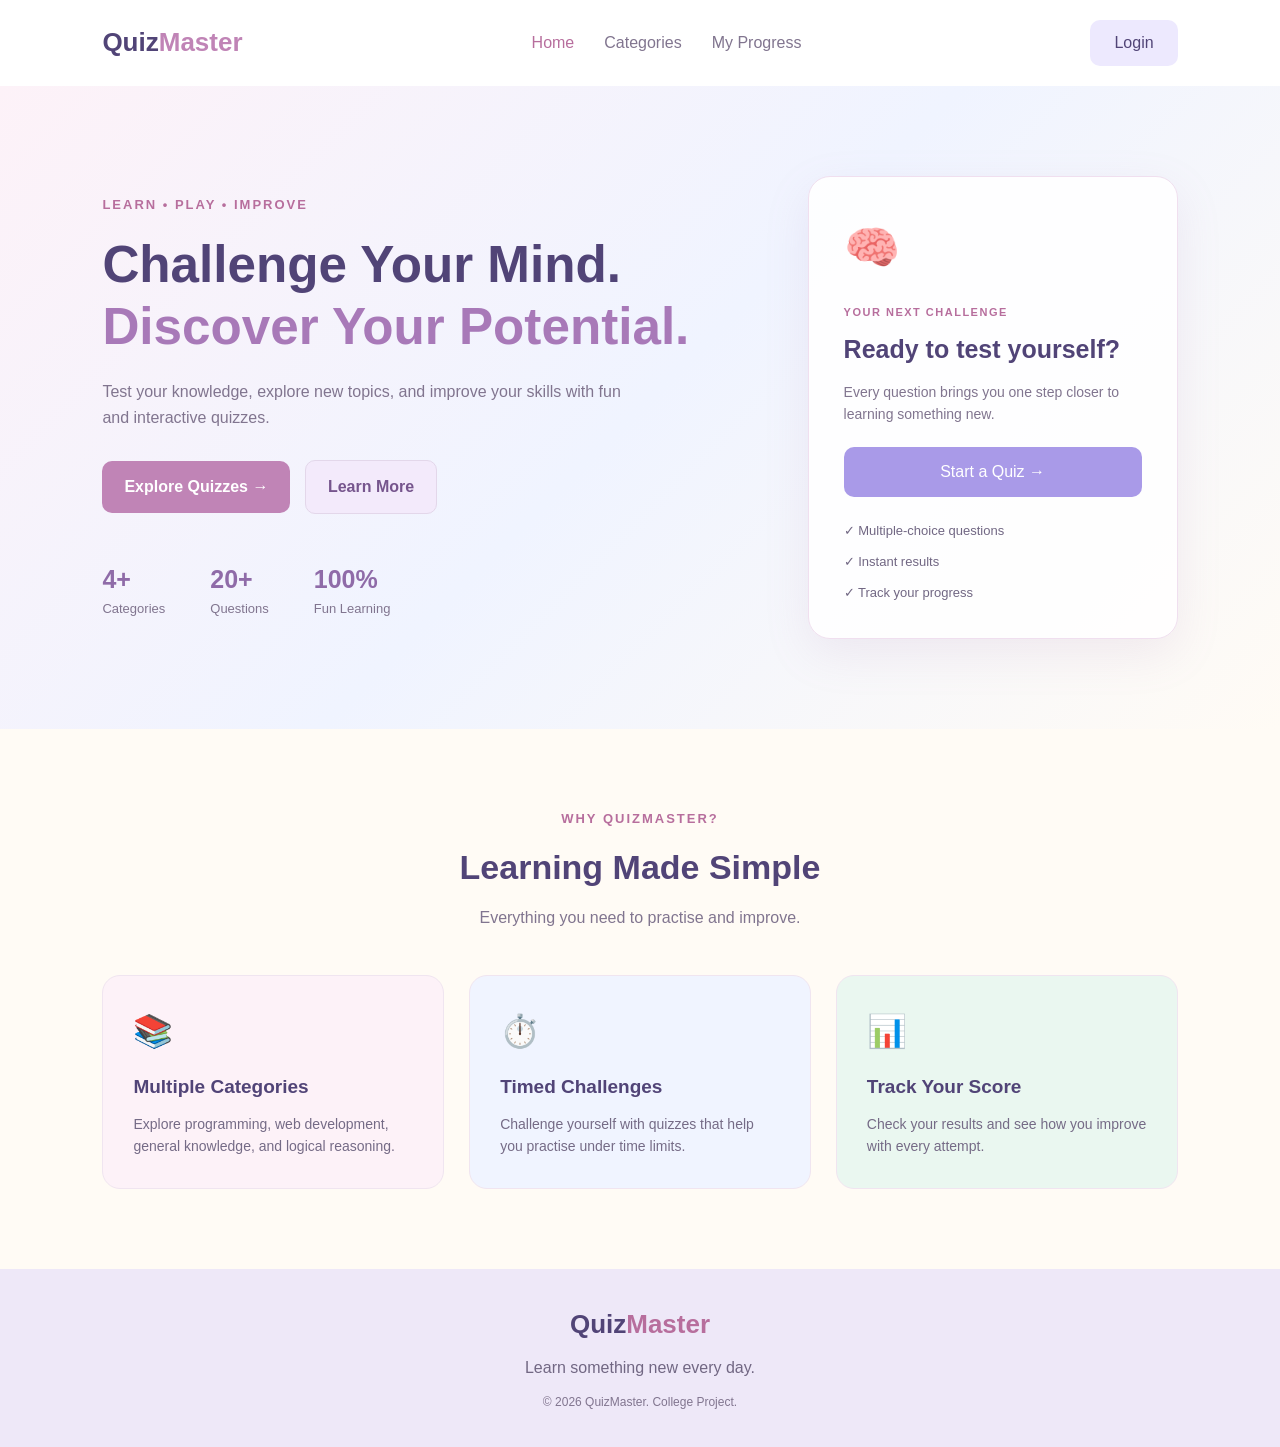
<file: index.html>
<!DOCTYPE html>
<html lang="en">
<head>
    <meta charset="UTF-8">
    <meta name="viewport" content="width=device-width, initial-scale=1.0">
    <title>QuizMaster | Home</title>
    <link rel="stylesheet" href="css/style.css">
</head>
<body>

    <header>
        <nav class="navbar">
            <a href="index.html" class="logo">Quiz<span>Master</span></a>

            <div class="nav-links">
                <a href="index.html" class="active">Home</a>
                <a href="categories.html">Categories</a>
                <a href="progress.html">My Progress</a>
            </div>

            <a href="login.html" class="login-btn">Login</a>
        </nav>
    </header>

    <main>
        <section class="hero">
            <div class="hero-content">
                <p class="tagline">LEARN • PLAY • IMPROVE</p>

                <h1>Challenge Your Mind.<br>
                    <span>Discover Your Potential.</span>
                </h1>

                <p class="hero-description">
                    Test your knowledge, explore new topics, and
                    improve your skills with fun and interactive quizzes.
                </p>

                <a href="categories.html" class="primary-btn">
                    Explore Quizzes →
                </a>

                <a href="#features" class="secondary-btn">
                    Learn More
                </a>

                <div class="stats">
                    <div>
                        <h2>4+</h2>
                        <p>Categories</p>
                    </div>

                    <div>
                        <h2>20+</h2>
                        <p>Questions</p>
                    </div>

                    <div>
                        <h2>100%</h2>
                        <p>Fun Learning</p>
                    </div>
                </div>
            </div>

            <div class="hero-card">
                <div class="quiz-icon">🧠</div>
                <p class="card-label">YOUR NEXT CHALLENGE</p>
                <h2>Ready to test yourself?</h2>
                <p>Every question brings you one step closer to learning something new.</p>

                <a href="categories.html" class="card-btn">
                    Start a Quiz →
                </a>

                <div class="mini-info">
                    <span>✓ Multiple-choice questions</span>
                    <span>✓ Instant results</span>
                    <span>✓ Track your progress</span>
                </div>
            </div>
        </section>

        <section class="features" id="features">
            <div class="section-heading">
                <p class="tagline">WHY QUIZMASTER?</p>
                <h2>Learning Made Simple</h2>
                <p>Everything you need to practise and improve.</p>
            </div>

            <div class="feature-grid">
                <div class="feature-card">
                    <div class="feature-icon">📚</div>
                    <h3>Multiple Categories</h3>
                    <p>Explore programming, web development, general knowledge, and logical reasoning.</p>
                </div>

                <div class="feature-card">
                    <div class="feature-icon">⏱️</div>
                    <h3>Timed Challenges</h3>
                    <p>Challenge yourself with quizzes that help you practise under time limits.</p>
                </div>

                <div class="feature-card">
                    <div class="feature-icon">📊</div>
                    <h3>Track Your Score</h3>
                    <p>Check your results and see how you improve with every attempt.</p>
                </div>
            </div>
        </section>
    </main>

    <footer>
        <a href="index.html" class="logo">Quiz<span>Master</span></a>
        <p>Learn something new every day.</p>
        <p class="copyright">© 2026 QuizMaster. College Project.</p>
    </footer>

</body>
</html>
</file>
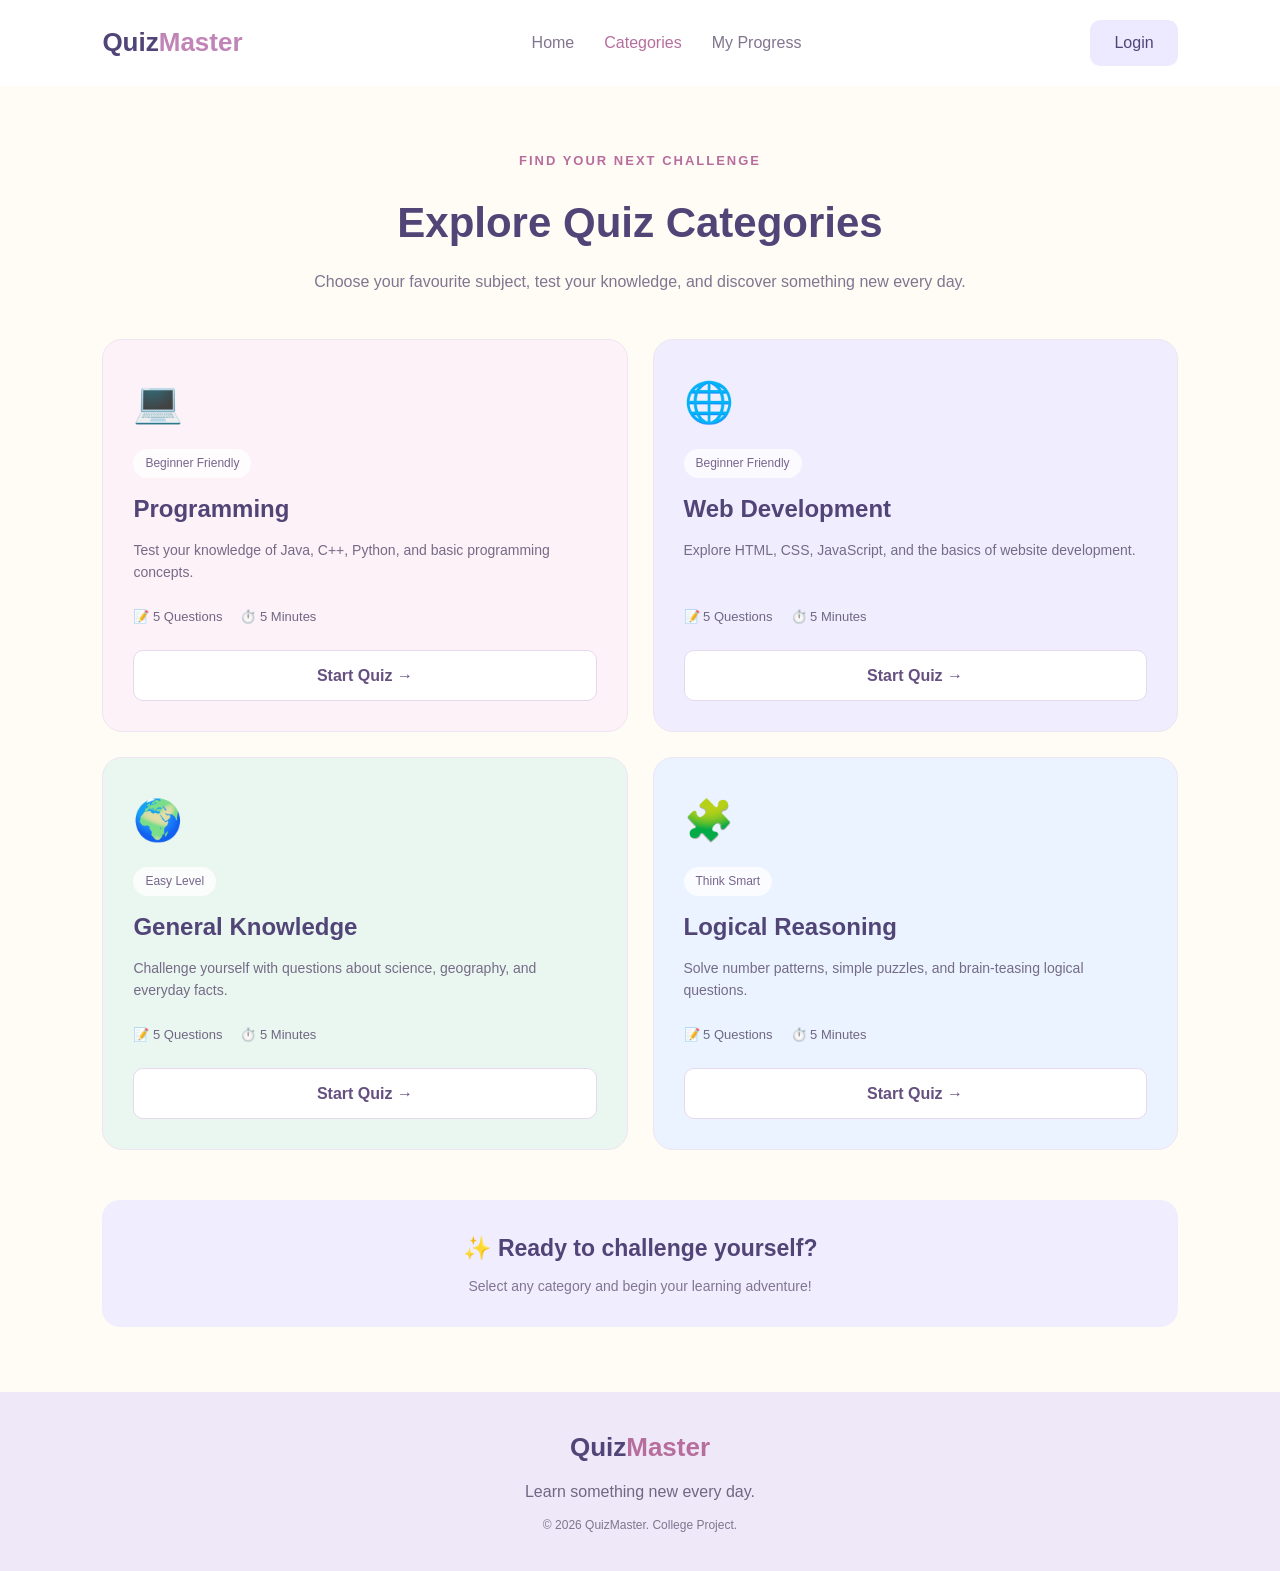
<file: categories.html>
<!DOCTYPE html>
<html lang="en">
<head>
    <meta charset="UTF-8">
    <meta name="viewport" content="width=device-width, initial-scale=1.0">
    <title>QuizMaster | Categories</title>
    <link rel="stylesheet" href="css/style.css">
</head>
<body>

    <!-- Navigation -->
    <header>
        <nav class="navbar">
            <a href="index.html" class="logo">Quiz<span>Master</span></a>

            <div class="nav-links">
                <a href="index.html">Home</a>
                <a href="categories.html" class="active">Categories</a>
                <a href="progress.html">My Progress</a>
            </div>

            <a href="login.html" class="login-btn">Login</a>
        </nav>
    </header>

    <!-- Categories Section -->
    <main class="categories-page">

        <section class="categories-heading">
            <p class="tagline">FIND YOUR NEXT CHALLENGE</p>

            <h1>Explore Quiz Categories</h1>

            <p>
                Choose your favourite subject, test your knowledge,
                and discover something new every day.
            </p>
        </section>

        <!-- Quiz Cards -->
        <section class="categories-grid">

            <div class="category-card pink-card">
                <div class="category-icon">💻</div>
                <span class="category-level">Beginner Friendly</span>
                <h2>Programming</h2>
                <p>
                    Test your knowledge of Java, C++, Python,
                    and basic programming concepts.
                </p>

                <div class="category-details">
                    <span>📝 5 Questions</span>
                    <span>⏱️ 5 Minutes</span>
                </div>

                <a href="instructions.html?category=Programming"
                   class="category-btn">
                    Start Quiz →
                </a>
            </div>

            <div class="category-card lavender-card">
                <div class="category-icon">🌐</div>
                <span class="category-level">Beginner Friendly</span>
                <h2>Web Development</h2>
                <p>
                    Explore HTML, CSS, JavaScript, and
                    the basics of website development.
                </p>

                <div class="category-details">
                    <span>📝 5 Questions</span>
                    <span>⏱️ 5 Minutes</span>
                </div>

                <a href="instructions.html?category=Web%20Development"
                   class="category-btn">
                    Start Quiz →
                </a>
            </div>

            <div class="category-card mint-card">
                <div class="category-icon">🌍</div>
                <span class="category-level">Easy Level</span>
                <h2>General Knowledge</h2>
                <p>
                    Challenge yourself with questions about
                    science, geography, and everyday facts.
                </p>

                <div class="category-details">
                    <span>📝 5 Questions</span>
                    <span>⏱️ 5 Minutes</span>
                </div>

                <a href="instructions.html?category=General%20Knowledge"
                   class="category-btn">
                    Start Quiz →
                </a>
            </div>

            <div class="category-card blue-card">
                <div class="category-icon">🧩</div>
                <span class="category-level">Think Smart</span>
                <h2>Logical Reasoning</h2>
                <p>
                    Solve number patterns, simple puzzles,
                    and brain-teasing logical questions.
                </p>

                <div class="category-details">
                    <span>📝 5 Questions</span>
                    <span>⏱️ 5 Minutes</span>
                </div>

                <a href="instructions.html?category=Logical%20Reasoning"
                   class="category-btn">
                    Start Quiz →
                </a>
            </div>

        </section>

        <section class="categories-note">
            <h2>✨ Ready to challenge yourself?</h2>
            <p>Select any category and begin your learning adventure!</p>
        </section>

    </main>

    <!-- Footer -->
    <footer>
        <a href="index.html" class="logo">Quiz<span>Master</span></a>
        <p>Learn something new every day.</p>
        <p class="copyright">© 2026 QuizMaster. College Project.</p>
    </footer>

</body>
</html>
</file>
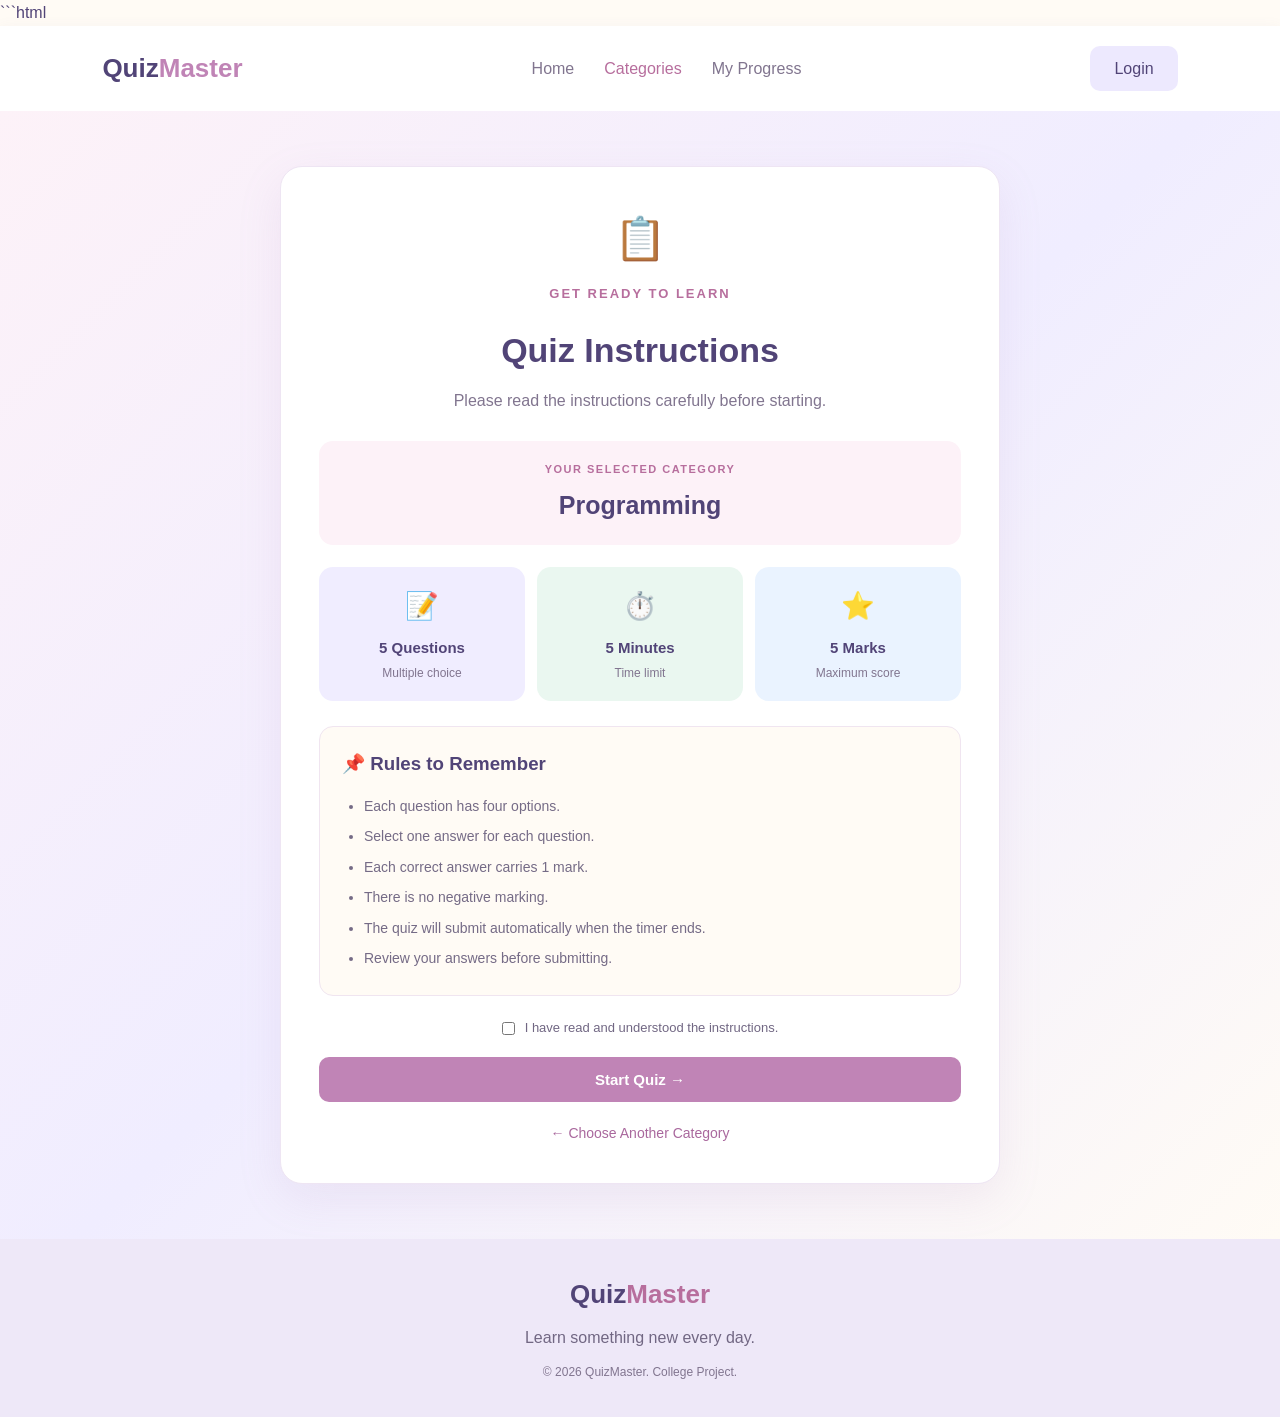
<file: instructions.html>
```html
<!DOCTYPE html>
<html lang="en">
<head>
    <meta charset="UTF-8">
    <meta name="viewport" content="width=device-width, initial-scale=1.0">
    <title>QuizMaster | Instructions</title>
    <link rel="stylesheet" href="css/style.css">
</head>
<body>

    <header>
        <nav class="navbar">
            <a href="index.html" class="logo">Quiz<span>Master</span></a>

            <div class="nav-links">
                <a href="index.html">Home</a>
                <a href="categories.html" class="active">Categories</a>
                <a href="progress.html">My Progress</a>
            </div>

            <a href="login.html" class="login-btn">Login</a>
        </nav>
    </header>

    <main class="instructions-page">

        <section class="instructions-card">

            <div class="instructions-icon">📋</div>

            <p class="tagline">GET READY TO LEARN</p>

            <h1>Quiz Instructions</h1>

            <p class="instructions-description">
                Please read the instructions carefully before starting.
            </p>

            <div class="selected-category">
                <p>YOUR SELECTED CATEGORY</p>
                <h2 id="categoryName">Programming</h2>
            </div>

            <div class="quiz-info-grid">

                <div class="quiz-info-box">
                    <span>📝</span>
                    <h3>5 Questions</h3>
                    <p>Multiple choice</p>
                </div>

                <div class="quiz-info-box">
                    <span>⏱️</span>
                    <h3>5 Minutes</h3>
                    <p>Time limit</p>
                </div>

                <div class="quiz-info-box">
                    <span>⭐</span>
                    <h3>5 Marks</h3>
                    <p>Maximum score</p>
                </div>

            </div>

            <div class="rules-box">
                <h3>📌 Rules to Remember</h3>

                <ul>
                    <li>Each question has four options.</li>
                    <li>Select one answer for each question.</li>
                    <li>Each correct answer carries 1 mark.</li>
                    <li>There is no negative marking.</li>
                    <li>The quiz will submit automatically when the timer ends.</li>
                    <li>Review your answers before submitting.</li>
                </ul>
            </div>

            <label class="agreement">
                <input type="checkbox" id="agreeCheckbox">
                <span>I have read and understood the instructions.</span>
            </label>

            <p id="instructionMessage"></p>

            <button id="startQuizBtn" class="start-quiz-btn">
                Start Quiz →
            </button>

            <a href="categories.html" class="back-categories">
                ← Choose Another Category
            </a>

        </section>

    </main>

    <footer>
        <a href="index.html" class="logo">Quiz<span>Master</span></a>
        <p>Learn something new every day.</p>
        <p class="copyright">© 2026 QuizMaster. College Project.</p>
    </footer>

    <script>
        // Get the selected category from the URL
        const params = new URLSearchParams(window.location.search);

        const category = params.get("category") || "Programming";

        document.getElementById("categoryName").textContent = category;

        const agreeCheckbox = document.getElementById("agreeCheckbox");
        const startQuizBtn = document.getElementById("startQuizBtn");
        const instructionMessage = document.getElementById("instructionMessage");

        // Start the quiz only after agreement
        startQuizBtn.addEventListener("click", function () {

            if (!agreeCheckbox.checked) {
                instructionMessage.textContent =
                    "Please accept the instructions before continuing.";
                instructionMessage.style.color = "#C24168";
                return;
            }

            // Remember the selected category
            localStorage.setItem("selectedQuizCategory", category);

            // Open the quiz page
            window.location.href = "quiz.html";
        });
    </script>

</body>
</html>
</file>
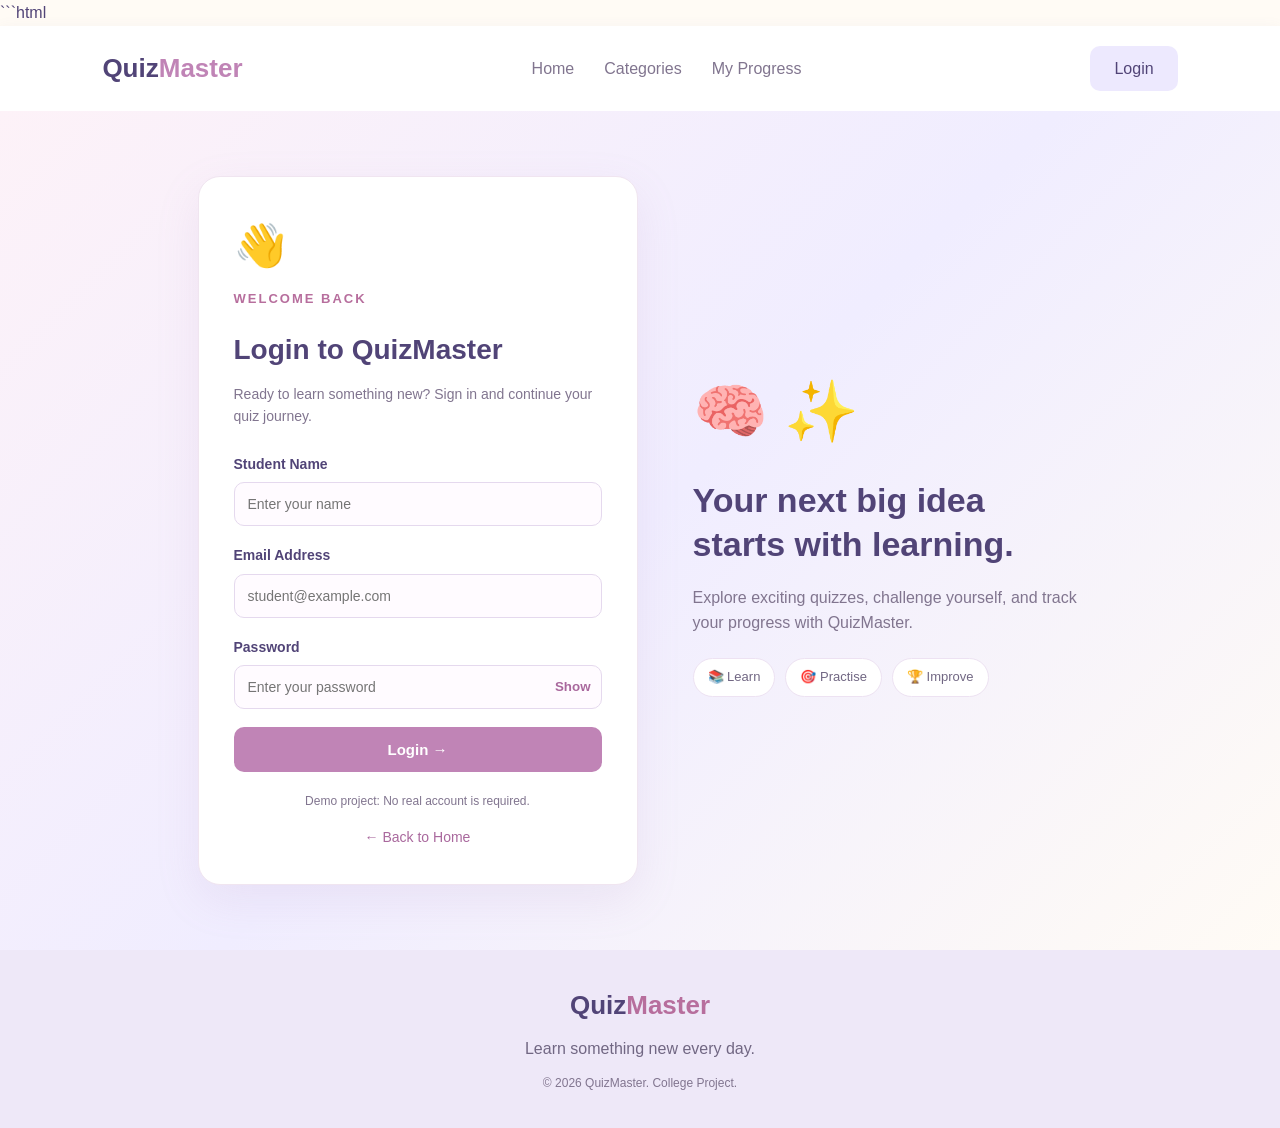
<file: login.html>
```html
<!DOCTYPE html>
<html lang="en">
<head>
    <meta charset="UTF-8">
    <meta name="viewport" content="width=device-width, initial-scale=1.0">
    <title>QuizMaster | Login</title>
    <link rel="stylesheet" href="css/style.css">
</head>
<body>

    <header>
        <nav class="navbar">
            <a href="index.html" class="logo">Quiz<span>Master</span></a>

            <div class="nav-links">
                <a href="index.html">Home</a>
                <a href="categories.html">Categories</a>
                <a href="progress.html">My Progress</a>
            </div>

            <a href="login.html" class="login-btn active">Login</a>
        </nav>
    </header>

    <main class="login-page">

        <section class="login-card">

            <div class="login-icon">👋</div>

            <p class="tagline">WELCOME BACK</p>

            <h1>Login to QuizMaster</h1>

            <p class="login-description">
                Ready to learn something new? Sign in and continue your quiz journey.
            </p>

            <form id="loginForm">

                <div class="form-group">
                    <label for="studentName">Student Name</label>
                    <input
                        type="text"
                        id="studentName"
                        placeholder="Enter your name"
                        required
                    >
                </div>

                <div class="form-group">
                    <label for="email">Email Address</label>
                    <input
                        type="email"
                        id="email"
                        placeholder="student@example.com"
                        required
                    >
                </div>

                <div class="form-group">
                    <label for="password">Password</label>

                    <div class="password-box">
                        <input
                            type="password"
                            id="password"
                            placeholder="Enter your password"
                            required
                            minlength="4"
                        >

                        <button type="button" id="togglePassword">
                            Show
                        </button>
                    </div>
                </div>

                <p id="loginMessage" class="login-message"></p>

                <button type="submit" class="login-submit">
                    Login →
                </button>

            </form>

            <p class="login-note">
                Demo project: No real account is required.
            </p>

            <a href="index.html" class="back-home">
                ← Back to Home
            </a>

        </section>

        <aside class="login-side">
            <div class="side-emoji">🧠 ✨</div>

            <h2>Your next big idea<br>starts with learning.</h2>

            <p>
                Explore exciting quizzes, challenge yourself,
                and track your progress with QuizMaster.
            </p>

            <div class="side-pills">
                <span>📚 Learn</span>
                <span>🎯 Practise</span>
                <span>🏆 Improve</span>
            </div>
        </aside>

    </main>

    <footer>
        <a href="index.html" class="logo">Quiz<span>Master</span></a>
        <p>Learn something new every day.</p>
        <p class="copyright">© 2026 QuizMaster. College Project.</p>
    </footer>

    <script>
        const loginForm = document.getElementById("loginForm");
        const passwordInput = document.getElementById("password");
        const togglePassword = document.getElementById("togglePassword");
        const loginMessage = document.getElementById("loginMessage");

        // Show or hide password
        togglePassword.addEventListener("click", function () {
            if (passwordInput.type === "password") {
                passwordInput.type = "text";
                togglePassword.textContent = "Hide";
            } else {
                passwordInput.type = "password";
                togglePassword.textContent = "Show";
            }
        });

        // Demo login
        loginForm.addEventListener("submit", function (event) {
            event.preventDefault();

            const name = document.getElementById("studentName").value.trim();
            const email = document.getElementById("email").value.trim();
            const password = passwordInput.value;

            if (name === "" || email === "" || password.length < 4) {
                loginMessage.textContent = "Please enter valid details.";
                loginMessage.style.color = "#C24168";
                return;
            }

            // Save demo student details in this browser
            localStorage.setItem("quizStudentName", name);
            localStorage.setItem("quizStudentEmail", email);

            loginMessage.textContent = "Login successful! Redirecting...";
            loginMessage.style.color = "#367A5B";

            setTimeout(function () {
                window.location.href = "categories.html";
            }, 800);
        });
    </script>

</body>
</html>
</file>
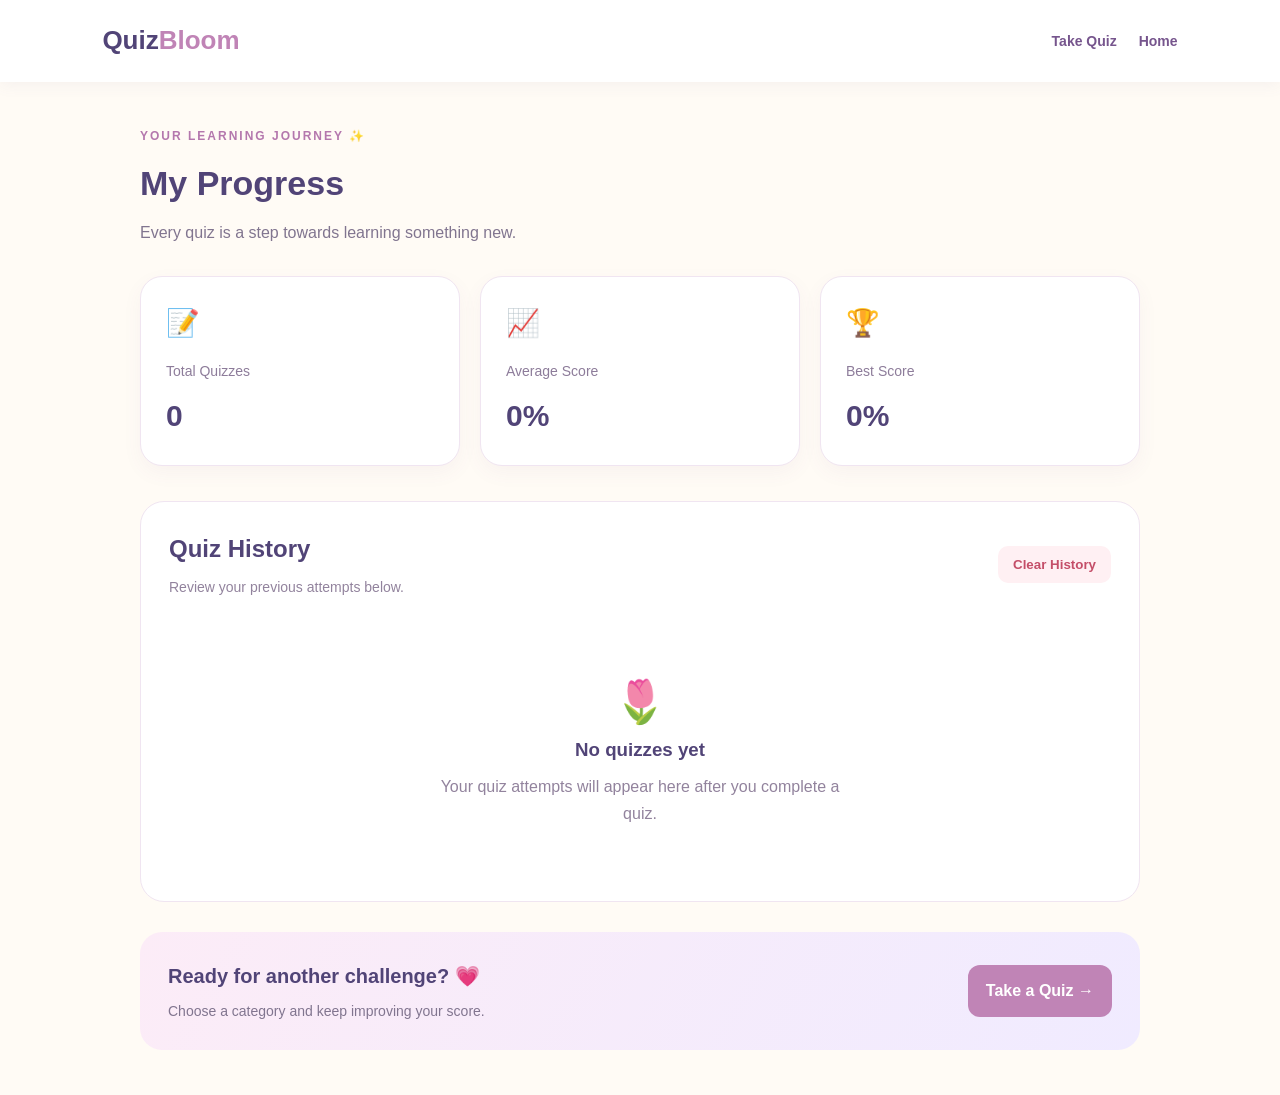
<file: progress.html>
<!DOCTYPE html>
<html lang="en">
<head>
    <meta charset="UTF-8">
    <meta name="viewport" content="width=device-width, initial-scale=1.0">
    <title>My Progress | QuizBloom</title>
    <link rel="stylesheet" href="css/style.css">
</head>

<body class="progress-page">

    <nav class="navbar">
        <a href="index.html" class="logo">Quiz<span>Bloom</span></a>

        <div class="progress-nav">
            <a href="categories.html">Take Quiz</a>
            <a href="index.html">Home</a>
        </div>
    </nav>

    <main class="progress-container">

        <section class="progress-heading">
            <p class="progress-label">YOUR LEARNING JOURNEY ✨</p>
            <h1>My Progress</h1>
            <p>Every quiz is a step towards learning something new.</p>
        </section>

        <section class="progress-stats">

            <div class="progress-stat">
                <div class="progress-icon">📝</div>
                <p>Total Quizzes</p>
                <h2 id="totalQuizzes">0</h2>
            </div>

            <div class="progress-stat">
                <div class="progress-icon">📈</div>
                <p>Average Score</p>
                <h2 id="averageScore">0%</h2>
            </div>

            <div class="progress-stat">
                <div class="progress-icon">🏆</div>
                <p>Best Score</p>
                <h2 id="bestScore">0%</h2>
            </div>

        </section>

        <section class="progress-panel">
            <div class="panel-heading">
                <div>
                    <h2>Quiz History</h2>
                    <p>Review your previous attempts below.</p>
                </div>

                <button id="clearHistoryBtn" class="clear-history-btn"
                    type="button">
                    Clear History
                </button>
            </div>

            <div id="historyContainer"></div>
        </section>

        <section class="progress-cta">
            <div>
                <h2>Ready for another challenge? 💗</h2>
                <p>Choose a category and keep improving your score.</p>
            </div>

            <a href="categories.html" class="progress-cta-btn">
                Take a Quiz →
            </a>
        </section>

    </main>

    <script>
        function loadProgress() {
            const history = JSON.parse(
                localStorage.getItem("quizHistory") || "[]"
            );

            const historyContainer =
                document.getElementById("historyContainer");

            historyContainer.innerHTML = "";

            document.getElementById("totalQuizzes").textContent =
                history.length;

            if (history.length === 0) {
                document.getElementById("averageScore").textContent = "0%";
                document.getElementById("bestScore").textContent = "0%";

                const emptyMessage = document.createElement("div");
                emptyMessage.className = "empty-history";

                const icon = document.createElement("div");
                icon.textContent = "🌷";
                icon.className = "empty-icon";

                const heading = document.createElement("h3");
                heading.textContent = "No quizzes yet";

                const message = document.createElement("p");
                message.textContent =
                    "Your quiz attempts will appear here after you complete a quiz.";

                emptyMessage.appendChild(icon);
                emptyMessage.appendChild(heading);
                emptyMessage.appendChild(message);

                historyContainer.appendChild(emptyMessage);
                return;
            }

            let totalPercentage = 0;
            let best = 0;

            history.forEach(function(attempt) {
                totalPercentage += attempt.percentage;

                if (attempt.percentage > best) {
                    best = attempt.percentage;
                }
            });

            const average = Math.round(totalPercentage / history.length);

            document.getElementById("averageScore").textContent =
                average + "%";

            document.getElementById("bestScore").textContent =
                best + "%";

            // Show newest attempts first.
            const newestFirst = history.slice().reverse();

            newestFirst.forEach(function(attempt, index) {
                const card = document.createElement("div");
                card.className = "history-card";

                const details = document.createElement("div");
                details.className = "history-details";

                const category = document.createElement("h3");
                category.textContent = attempt.category || "Quiz";

                const date = document.createElement("p");
                date.textContent = attempt.date || "Date unavailable";

                details.appendChild(category);
                details.appendChild(date);

                const scoreArea = document.createElement("div");
                scoreArea.className = "history-score-area";

                const score = document.createElement("strong");
                score.textContent =
                    attempt.score + "/" + attempt.total;

                const percentage = document.createElement("span");
                percentage.textContent = attempt.percentage + "%";

                scoreArea.appendChild(score);
                scoreArea.appendChild(percentage);

                const barBackground = document.createElement("div");
                barBackground.className = "history-bar-background";

                const bar = document.createElement("div");
                bar.className = "history-bar";
                bar.style.width =
                    Math.max(0, Math.min(100, attempt.percentage)) + "%";

                barBackground.appendChild(bar);

                card.appendChild(details);
                card.appendChild(scoreArea);
                card.appendChild(barBackground);

                historyContainer.appendChild(card);
            });
        }

        document.getElementById("clearHistoryBtn")
            .addEventListener("click", function() {

                const confirmClear = confirm(
                    "Are you sure you want to delete all quiz history?"
                );

                if (confirmClear) {
                    localStorage.removeItem("quizHistory");
                    loadProgress();
                }
            });

        loadProgress();
    </script>

</body>
</html>
</file>
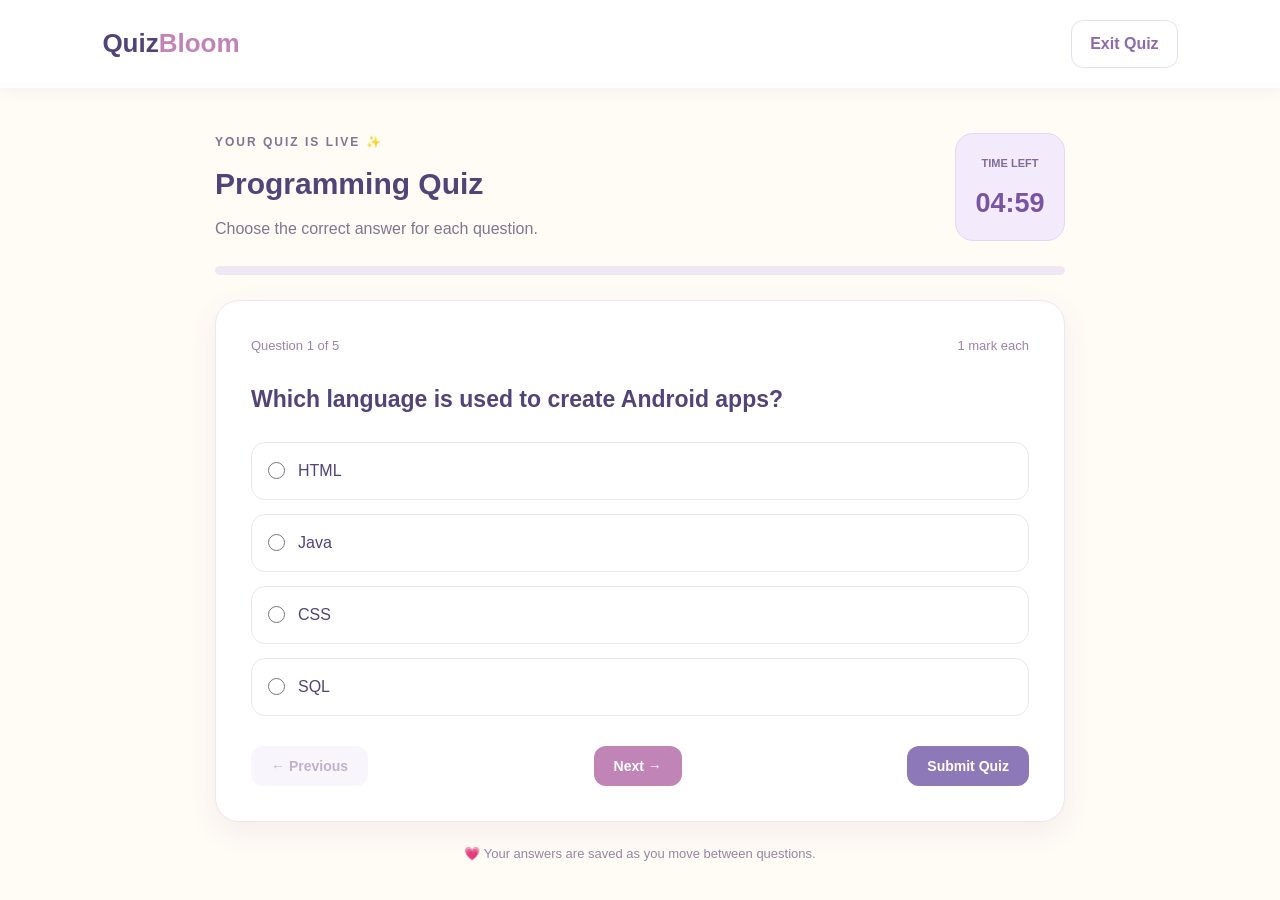
<file: quiz.html>
<!DOCTYPE html>
<html lang="en">
<head>
    <meta charset="UTF-8">
    <meta name="viewport" content="width=device-width, initial-scale=1.0">
    <title>Take Quiz | QuizBloom</title>
    <link rel="stylesheet" href="css/style.css">
</head>
<body class="quiz-page">

    <nav class="navbar">
        <a href="index.html" class="logo">Quiz<span>Bloom</span></a>
        <a href="categories.html" class="quiz-exit">Exit Quiz</a>
    </nav>

    <main class="quiz-container">
        <div class="quiz-top">
            <div>
                <p class="quiz-label">YOUR QUIZ IS LIVE ✨</p>
                <h1 id="categoryTitle">Programming Quiz</h1>
                <p>Choose the correct answer for each question.</p>
            </div>

            <div class="timer-box">
                <span>TIME LEFT</span>
                <h2 id="timer">05:00</h2>
            </div>
        </div>

        <div class="quiz-progress">
            <div id="progressFill"></div>
        </div>

        <div class="question-card">
            <div class="question-info">
                <span id="questionNumber">Question 1 of 5</span>
                <span>1 mark each</span>
            </div>

            <h2 id="questionText">Loading question...</h2>

            <div id="optionsContainer" class="options-container"></div>

            <p id="answerMessage" class="answer-message"></p>

            <div class="quiz-buttons">
                <button id="previousBtn" class="secondary-btn" type="button">
                    ← Previous
                </button>

                <button id="nextBtn" class="primary-btn" type="button">
                    Next →
                </button>

                <button id="submitBtn" class="submit-btn" type="button">
                    Submit Quiz
                </button>
            </div>
        </div>

        <p class="quiz-note">
            💗 Your answers are saved as you move between questions.
        </p>
    </main>

    <script src="js/questions.js"></script>

    <script>
        const category = localStorage.getItem("selectedQuizCategory")
            || "Programming";

        const questions = quizQuestions[category] || quizQuestions["Programming"];

        let currentQuestion = 0;
        let answers = new Array(questions.length).fill(null);
        let timeLeft = 300;
        let submitted = false;

        const categoryTitle = document.getElementById("categoryTitle");
        const questionNumber = document.getElementById("questionNumber");
        const questionText = document.getElementById("questionText");
        const optionsContainer = document.getElementById("optionsContainer");
        const timer = document.getElementById("timer");
        const progressFill = document.getElementById("progressFill");
        const previousBtn = document.getElementById("previousBtn");
        const nextBtn = document.getElementById("nextBtn");
        const submitBtn = document.getElementById("submitBtn");
        const answerMessage = document.getElementById("answerMessage");

        categoryTitle.textContent = category + " Quiz";

        function showQuestion() {
            const q = questions[currentQuestion];

            questionNumber.textContent =
                "Question " + (currentQuestion + 1) +
                " of " + questions.length;

            questionText.textContent = q.question;
            optionsContainer.innerHTML = "";
            answerMessage.textContent = "";

            q.options.forEach(function(option, index) {
                const label = document.createElement("label");
                label.className = "quiz-option";

                const radio = document.createElement("input");
                radio.type = "radio";
                radio.name = "answer";
                radio.value = index;
                radio.checked = answers[currentQuestion] === index;

                const text = document.createElement("span");
                text.textContent = option;

                radio.addEventListener("change", function() {
                    answers[currentQuestion] = index;
                    updateProgress();
                });

                label.appendChild(radio);
                label.appendChild(text);

                if (radio.checked) {
                    label.classList.add("selected");
                }

                radio.addEventListener("change", function() {
                    document.querySelectorAll(".quiz-option")
                        .forEach(function(item) {
                            item.classList.remove("selected");
                        });

                    label.classList.add("selected");
                });

                optionsContainer.appendChild(label);
            });

            previousBtn.disabled = currentQuestion === 0;

            if (currentQuestion === questions.length - 1) {
                nextBtn.style.display = "none";
                submitBtn.style.display = "inline-block";
            } else {
                nextBtn.style.display = "inline-block";
                submitBtn.style.display = "inline-block";
            }

            updateProgress();
        }

        function updateProgress() {
            const answered = answers.filter(function(answer) {
                return answer !== null;
            }).length;

            progressFill.style.width =
                (answered / questions.length * 100) + "%";
        }

        previousBtn.addEventListener("click", function() {
            if (currentQuestion > 0) {
                currentQuestion--;
                showQuestion();
            }
        });

        nextBtn.addEventListener("click", function() {
            if (currentQuestion < questions.length - 1) {
                currentQuestion++;
                showQuestion();
            }
        });

        function submitQuiz() {
            if (submitted) return;
            submitted = true;

            let score = 0;

            questions.forEach(function(question, index) {
                if (answers[index] === question.answer) {
                    score++;
                }
            });

            const result = {
                category: category,
                score: score,
                total: questions.length,
                percentage: Math.round((score / questions.length) * 100),
                date: new Date().toLocaleString(),
                answers: questions.map(function(question, index) {
                    return {
                        question: question.question,
                        options: question.options,
                        correctIndex: question.answer,
                        selectedIndex: answers[index]
                    };
                })
            };

            localStorage.setItem("lastQuizResult", JSON.stringify(result));

            let history = JSON.parse(
                localStorage.getItem("quizHistory") || "[]"
            );

            history.push(result);

            localStorage.setItem("quizHistory", JSON.stringify(history));

            window.location.href = "results.html";
        }

        submitBtn.addEventListener("click", function() {
            const unanswered = answers.filter(function(answer) {
                return answer === null;
            }).length;

            if (unanswered > 0) {
                const confirmSubmit = confirm(
                    "You have " + unanswered +
                    " unanswered question(s). Submit anyway?"
                );

                if (!confirmSubmit) return;
            }

            submitQuiz();
        });

        function updateTimer() {
            const minutes = Math.floor(timeLeft / 60);
            const seconds = timeLeft % 60;

            timer.textContent =
                String(minutes).padStart(2, "0") + ":" +
                String(seconds).padStart(2, "0");

            if (timeLeft <= 30) {
                timer.classList.add("timer-warning");
            }

            if (timeLeft <= 0) {
                clearInterval(timerInterval);
                submitQuiz();
                return;
            }

            timeLeft--;
        }

        showQuestion();
        updateTimer();

        const timerInterval = setInterval(updateTimer, 1000);
    </script>

</body>
</html>
</file>
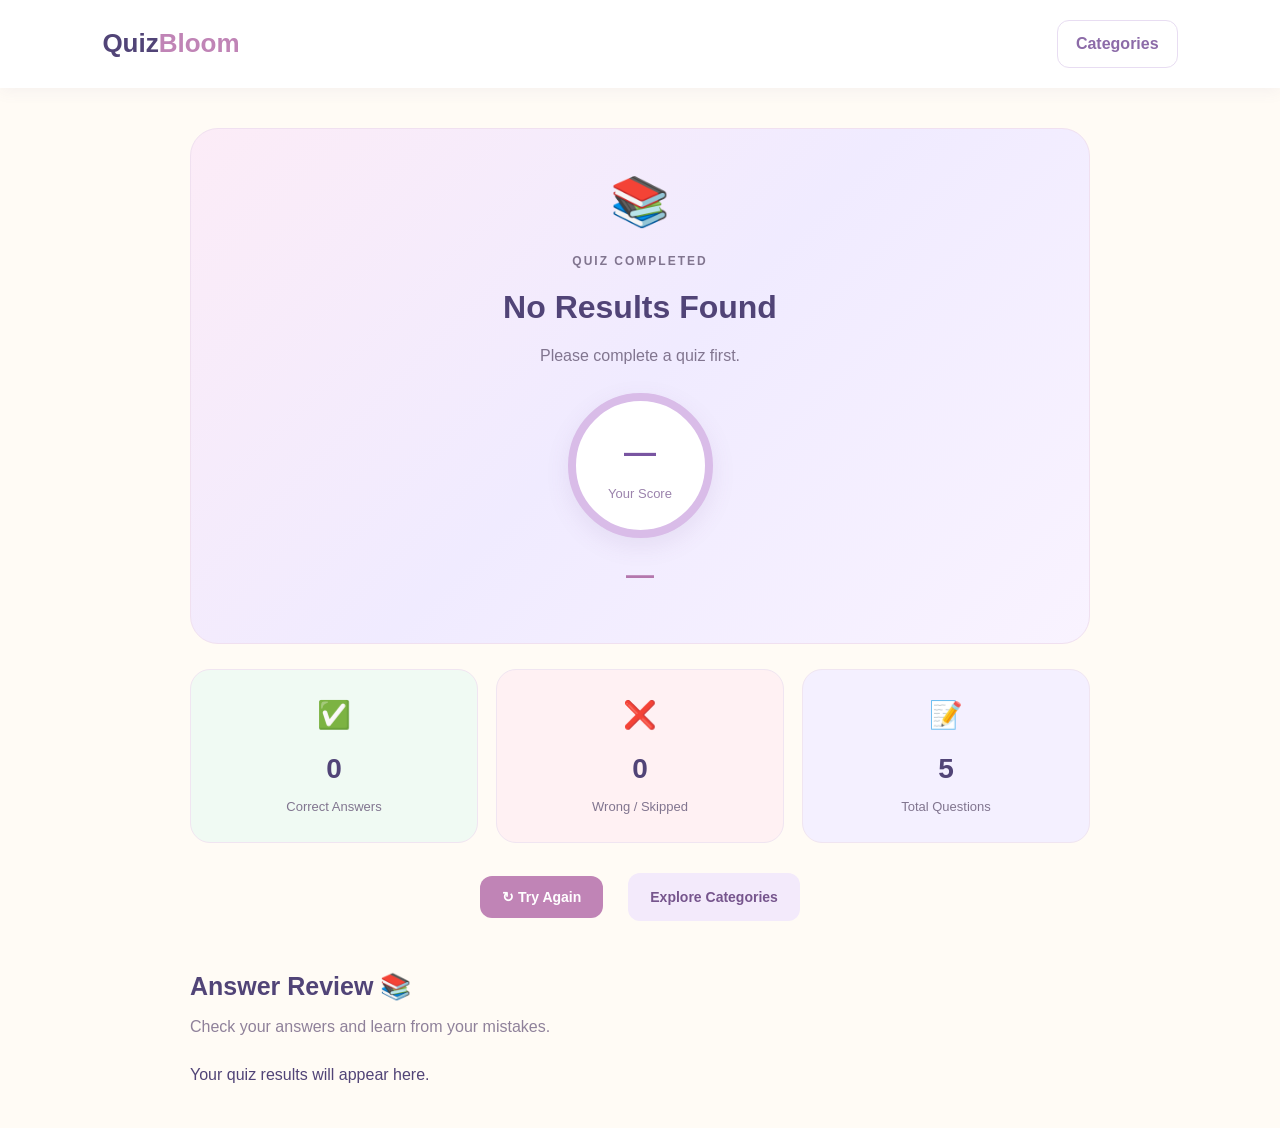
<file: results.html>
<!DOCTYPE html>
<html lang="en">
<head>
    <meta charset="UTF-8">
    <meta name="viewport" content="width=device-width, initial-scale=1.0">
    <title>Quiz Results | QuizBloom</title>
    <link rel="stylesheet" href="css/style.css">
</head>

<body class="results-page">

    <nav class="navbar">
        <a href="index.html" class="logo">Quiz<span>Bloom</span></a>
        <a href="categories.html" class="quiz-exit">Categories</a>
    </nav>

    <main class="results-container">

        <section class="result-hero">
            <div class="result-emoji" id="resultEmoji">🎉</div>
            <p class="result-label">QUIZ COMPLETED</p>
            <h1 id="resultHeading">Great Job!</h1>
            <p id="resultMessage">Here is how you performed.</p>

            <div class="score-circle">
                <div>
                    <h2 id="score">0/5</h2>
                    <p>Your Score</p>
                </div>
            </div>

            <h3 id="percentage">0%</h3>
            <p id="categoryName">Programming Quiz</p>
        </section>

        <section class="result-stats">
            <div class="result-stat correct-stat">
                <span>✅</span>
                <h2 id="correctCount">0</h2>
                <p>Correct Answers</p>
            </div>

            <div class="result-stat wrong-stat">
                <span>❌</span>
                <h2 id="wrongCount">0</h2>
                <p>Wrong / Skipped</p>
            </div>

            <div class="result-stat total-stat">
                <span>📝</span>
                <h2 id="totalCount">5</h2>
                <p>Total Questions</p>
            </div>
        </section>

        <div class="result-actions">
            <button class="primary-btn" onclick="retryQuiz()">
                ↻ Try Again
            </button>

            <a href="categories.html" class="result-link">
                Explore Categories
            </a>
        </div>

        <section class="review-section">
            <h2>Answer Review 📚</h2>
            <p class="review-subtitle">
                Check your answers and learn from your mistakes.
            </p>

            <div id="reviewContainer"></div>
        </section>

    </main>

    <script>
        const result = JSON.parse(
            localStorage.getItem("lastQuizResult") || "null"
        );

        const reviewContainer = document.getElementById("reviewContainer");

        if (!result) {
            document.getElementById("resultHeading").textContent =
                "No Results Found";

            document.getElementById("resultMessage").textContent =
                "Please complete a quiz first.";

            document.getElementById("resultEmoji").textContent = "📚";
            document.getElementById("score").textContent = "—";
            document.getElementById("percentage").textContent = "—";
            document.getElementById("categoryName").textContent = "";

            reviewContainer.textContent = "Your quiz results will appear here.";

        } else {
            const correct = result.score;
            const total = result.total;
            const wrong = total - correct;

            document.getElementById("score").textContent =
                correct + "/" + total;

            document.getElementById("percentage").textContent =
                result.percentage + "%";

            document.getElementById("categoryName").textContent =
                result.category + " Quiz";

            document.getElementById("correctCount").textContent = correct;
            document.getElementById("wrongCount").textContent = wrong;
            document.getElementById("totalCount").textContent = total;

            if (result.percentage === 100) {
                document.getElementById("resultHeading").textContent =
                    "Perfect Score!";

                document.getElementById("resultMessage").textContent =
                    "Amazing! You answered every question correctly.";

                document.getElementById("resultEmoji").textContent = "🏆";

            } else if (result.percentage >= 60) {
                document.getElementById("resultHeading").textContent =
                    "Great Job!";

                document.getElementById("resultMessage").textContent =
                    "Well done! Keep practising to improve even more.";

                document.getElementById("resultEmoji").textContent = "🎉";

            } else {
                document.getElementById("resultHeading").textContent =
                    "Keep Practising!";

                document.getElementById("resultMessage").textContent =
                    "Every attempt helps you learn. Try again!";

                document.getElementById("resultEmoji").textContent = "🌱";
            }

            result.answers.forEach(function(item, index) {
                const card = document.createElement("div");
                card.className = "review-card";

                const heading = document.createElement("h3");
                heading.textContent =
                    "Q" + (index + 1) + ". " + item.question;

                const yourAnswer = document.createElement("p");
                const correctAnswer = document.createElement("p");

                const isCorrect = item.selectedIndex === item.correctIndex;

                yourAnswer.textContent = "Your answer: " +
                    (item.selectedIndex === null
                        ? "Not answered"
                        : item.options[item.selectedIndex]);

                yourAnswer.className = isCorrect
                    ? "review-correct"
                    : "review-wrong";

                correctAnswer.textContent =
                    "Correct answer: " + item.options[item.correctIndex];

                correctAnswer.className = "review-correct";

                const status = document.createElement("span");
                status.className = isCorrect
                    ? "review-status status-correct"
                    : "review-status status-wrong";

                status.textContent = isCorrect
                    ? "Correct ✓"
                    : "Incorrect ✗";

                card.appendChild(heading);
                card.appendChild(status);
                card.appendChild(yourAnswer);
                card.appendChild(correctAnswer);

                reviewContainer.appendChild(card);
            });
        }

        function retryQuiz() {
            window.location.href = "instructions.html?category=" +
                encodeURIComponent(
                    result ? result.category : "Programming"
                );
        }
    </script>

</body>
</html>
</file>
<file: css/style.css>
/* GENERAL */
* {
    margin: 0;
    padding: 0;
    box-sizing: border-box;
}

html {
    scroll-behavior: smooth;
}

body {
    font-family: Arial, sans-serif;
    background: #FFFBF5;
    color: #514477;
    line-height: 1.6;
}

a {
    text-decoration: none;
}

/* NAVIGATION */
.navbar {
    display: flex;
    align-items: center;
    justify-content: space-between;
    padding: 20px 8%;
    background: #FFFFFF;
    box-shadow: 0 3px 15px rgba(120, 100, 150, 0.07);
}

.logo {
    font-size: 26px;
    font-weight: bold;
    color: #514477;
}

.logo span {
    color: #C084B6;
}

.nav-links {
    display: flex;
    gap: 30px;
}

.nav-links a {
    color: #81758F;
    font-weight: 500;
}

.nav-links a:hover,
.nav-links a.active {
    color: #B76E9D;
}

.login-btn {
    padding: 10px 24px;
    border-radius: 10px;
    background: #EDE9FE;
    color: #514477;
    transition: 0.3s;
}

.login-btn:hover {
    background: #DDD6FE;
}

/* HOME HERO */
.hero {
    display: flex;
    align-items: center;
    justify-content: space-between;
    gap: 60px;
    padding: 90px 8%;
    background: linear-gradient(135deg, #FDF2F8, #F0F4FF, #FFFBF5);
}

.hero-content {
    flex: 1.2;
}

.tagline {
    color: #B76E9D;
    font-size: 13px;
    font-weight: bold;
    letter-spacing: 2px;
    margin-bottom: 18px;
}

.hero h1 {
    font-size: clamp(34px, 4vw, 55px);
    line-height: 1.2;
    margin-bottom: 22px;
    color: #514477;
}

.hero h1 span {
    color: #A879B8;
}

.hero-description {
    color: #81758F;
    max-width: 520px;
    margin-bottom: 30px;
    font-size: 16px;
}

.primary-btn,
.secondary-btn {
    display: inline-block;
    padding: 13px 22px;
    border-radius: 10px;
    margin-right: 10px;
    font-weight: bold;
    transition: 0.3s;
}

.primary-btn {
    background: #C084B6;
    color: white;
}

.primary-btn:hover {
    background: #A9689D;
    transform: translateY(-2px);
}

.secondary-btn {
    color: #65567E;
    border: 1px solid #E3D7EA;
    background: #FFFFFF;
}

.secondary-btn:hover {
    background: #F3E8FF;
}

/* STATS */
.stats {
    display: flex;
    gap: 45px;
    margin-top: 45px;
}

.stats h2 {
    font-size: 25px;
    color: #8F6BA8;
}

.stats p {
    font-size: 13px;
    color: #81758F;
}

/* HERO CARD */
.hero-card {
    flex: 0.8;
    max-width: 370px;
    background: rgba(255, 255, 255, 0.9);
    padding: 35px;
    border-radius: 22px;
    box-shadow: 0 15px 45px rgba(170, 130, 180, 0.13);
    border: 1px solid #F0DFEF;
}

.quiz-icon {
    font-size: 45px;
    margin-bottom: 20px;
}

.card-label {
    font-size: 11px;
    letter-spacing: 1.5px;
    font-weight: bold;
    color: #B76E9D;
    margin-bottom: 12px;
}

.hero-card h2 {
    font-size: 25px;
    line-height: 1.3;
    margin-bottom: 15px;
    color: #514477;
}

.hero-card > p:not(.card-label) {
    color: #81758F;
    font-size: 14px;
    margin-bottom: 22px;
}

.card-btn {
    display: block;
    text-align: center;
    background: #A99AE8;
    color: white;
    padding: 12px;
    border-radius: 10px;
    margin-bottom: 24px;
}

.card-btn:hover {
    background: #8E7CD2;
}

.mini-info {
    display: flex;
    flex-direction: column;
    gap: 10px;
    font-size: 13px;
    color: #716783;
}

/* FEATURES */
.features {
    padding: 80px 8%;
    background: #FFFBF5;
}

.section-heading {
    text-align: center;
    margin-bottom: 45px;
}

.section-heading .tagline {
    margin-bottom: 10px;
}

.section-heading h2 {
    font-size: 34px;
    margin-bottom: 10px;
    color: #514477;
}

.section-heading > p:last-child {
    color: #81758F;
}

.feature-grid {
    display: grid;
    grid-template-columns: repeat(3, 1fr);
    gap: 25px;
}

.feature-card {
    padding: 30px;
    background: #FFFFFF;
    border: 1px solid #F0E5F0;
    border-radius: 18px;
    transition: 0.3s;
}

.feature-card:nth-child(1) {
    background: #FDF2F8;
}

.feature-card:nth-child(2) {
    background: #F0F4FF;
}

.feature-card:nth-child(3) {
    background: #EAF7F0;
}

.feature-card:hover {
    transform: translateY(-6px);
    box-shadow: 0 12px 30px rgba(170, 130, 180, 0.12);
}

.feature-icon {
    font-size: 32px;
    margin-bottom: 15px;
}

.feature-card h3 {
    margin-bottom: 10px;
    font-size: 19px;
    color: #514477;
}

.feature-card p {
    color: #756B86;
    font-size: 14px;
}

/* FOOTER */
footer {
    text-align: center;
    padding: 35px 20px;
    background: #EEE8F8;
    color: #716783;
}

footer .logo {
    display: inline-block;
    color: #514477;
    margin-bottom: 10px;
}

footer .logo span {
    color: #B76E9D;
}

.copyright {
    margin-top: 12px;
    font-size: 12px;
    color: #81758F;
}

/* MOBILE RESPONSIVE */
@media (max-width: 900px) {
    .hero {
        flex-direction: column;
        align-items: stretch;
        padding: 60px 6%;
        gap: 40px;
    }

    .hero-card {
        max-width: 100%;
    }

    .feature-grid {
        grid-template-columns: 1fr;
    }

    .navbar {
        padding: 18px 5%;
        flex-wrap: wrap;
        gap: 18px;
    }

    .nav-links {
        gap: 15px;
        flex-wrap: wrap;
    }
}

@media (max-width: 500px) {
    .navbar {
        justify-content: center;
    }

    .nav-links {
        justify-content: center;
        width: 100%;
        font-size: 13px;
    }

    .hero h1 {
        font-size: 34px;
    }

    .stats {
        gap: 22px;
    }

    .stats h2 {
        font-size: 21px;
    }

    .primary-btn,
    .secondary-btn {
        margin-bottom: 10px;
    }

    .features {
        padding: 55px 6%;
    }

    .section-heading h2 {
        font-size: 28px;
    }
}
/* CATEGORIES PAGE */

.categories-page {
    padding: 65px 8%;
    background: #FFFBF5;
    min-height: 75vh;
}

.categories-heading {
    text-align: center;
    max-width: 700px;
    margin: 0 auto 45px;
}

.categories-heading h1 {
    font-size: clamp(30px, 4vw, 42px);
    color: #514477;
    margin-bottom: 12px;
}

.categories-heading > p:last-child {
    color: #81758F;
    font-size: 16px;
}

/* CATEGORY GRID */

.categories-grid {
    display: grid;
    grid-template-columns: repeat(2, 1fr);
    gap: 25px;
}

.category-card {
    padding: 30px;
    border-radius: 20px;
    border: 1px solid #EEE5F3;
    transition: 0.3s;
}

.category-card:hover {
    transform: translateY(-6px);
    box-shadow: 0 12px 28px rgba(120, 90, 150, 0.12);
}

.pink-card {
    background: #FDF2F8;
}

.lavender-card {
    background: #F0EDFF;
}

.mint-card {
    background: #EAF7F0;
}

.blue-card {
    background: #EAF3FF;
}

.category-icon {
    font-size: 40px;
    margin-bottom: 15px;
}

.category-level {
    display: inline-block;
    padding: 5px 12px;
    border-radius: 20px;
    background: rgba(255, 255, 255, 0.75);
    color: #78658D;
    font-size: 12px;
    margin-bottom: 12px;
}

.category-card h2 {
    color: #514477;
    font-size: 24px;
    margin-bottom: 10px;
}

.category-card > p {
    color: #756B86;
    font-size: 14px;
    min-height: 48px;
    margin-bottom: 20px;
}

.category-details {
    display: flex;
    flex-wrap: wrap;
    gap: 18px;
    color: #716783;
    font-size: 13px;
    margin-bottom: 22px;
}

.category-btn {
    display: block;
    text-align: center;
    padding: 12px;
    background: #FFFFFF;
    color: #655080;
    border: 1px solid #E5D9EE;
    border-radius: 10px;
    font-weight: bold;
    transition: 0.3s;
}

.category-btn:hover {
    background: #C084B6;
    color: #FFFFFF;
    border-color: #C084B6;
}

/* BOTTOM NOTE */

.categories-note {
    text-align: center;
    margin-top: 50px;
    padding: 30px 15px;
    background: #F0EDFF;
    border-radius: 18px;
}

.categories-note h2 {
    color: #514477;
    font-size: 23px;
    margin-bottom: 8px;
}

.categories-note p {
    color: #81758F;
    font-size: 14px;
}

/* RESPONSIVE CATEGORIES */

@media (max-width: 650px) {
    .categories-page {
        padding: 45px 6%;
    }

    .categories-grid {
        grid-template-columns: 1fr;
    }

    .category-card {
        padding: 24px;
    }

    .categories-heading h1 {
        font-size: 30px;
    }

    .categories-note h2 {
        font-size: 20px;
    }
}
/* LOGIN PAGE */

.login-page {
    min-height: 75vh;
    padding: 65px 8%;
    display: flex;
    align-items: center;
    justify-content: center;
    gap: 55px;
    background: linear-gradient(135deg, #FDF2F8, #F0EDFF, #FFFBF5);
}

.login-card {
    width: 100%;
    max-width: 440px;
    padding: 35px;
    background: #FFFFFF;
    border: 1px solid #F0E5F0;
    border-radius: 22px;
    box-shadow: 0 15px 45px rgba(170, 130, 180, 0.12);
}

.login-icon {
    font-size: 42px;
    margin-bottom: 10px;
}

.login-card h1 {
    color: #514477;
    font-size: 28px;
    margin-bottom: 10px;
}

.login-description {
    color: #81758F;
    font-size: 14px;
    margin-bottom: 25px;
}

.form-group {
    margin-bottom: 18px;
}

.form-group label {
    display: block;
    color: #514477;
    font-size: 14px;
    font-weight: bold;
    margin-bottom: 7px;
}

.form-group input {
    width: 100%;
    padding: 13px;
    border: 1px solid #E5D9EE;
    border-radius: 10px;
    background: #FFFBFF;
    color: #514477;
    font-size: 14px;
    outline: none;
}

.form-group input:focus {
    border-color: #C084B6;
    box-shadow: 0 0 0 3px rgba(192, 132, 182, 0.12);
}

.password-box {
    display: flex;
    align-items: center;
    border: 1px solid #E5D9EE;
    border-radius: 10px;
    background: #FFFBFF;
    padding-right: 10px;
}

.password-box input {
    border: none;
    background: transparent;
    box-shadow: none;
}

.password-box:focus-within {
    border-color: #C084B6;
}

.password-box button {
    border: none;
    background: transparent;
    color: #A9689D;
    cursor: pointer;
    font-weight: bold;
}

.login-message {
    font-size: 13px;
    margin-bottom: 12px;
}

.login-submit {
    width: 100%;
    padding: 14px;
    border: none;
    border-radius: 10px;
    background: #C084B6;
    color: white;
    font-size: 15px;
    font-weight: bold;
    cursor: pointer;
    transition: 0.3s;
}

.login-submit:hover {
    background: #A9689D;
    transform: translateY(-2px);
}

.login-note {
    text-align: center;
    margin-top: 20px;
    color: #81758F;
    font-size: 12px;
}

.back-home {
    display: block;
    text-align: center;
    margin-top: 15px;
    color: #A9689D;
    font-size: 14px;
}

.login-side {
    max-width: 390px;
}

.side-emoji {
    font-size: 60px;
    margin-bottom: 18px;
}

.login-side h2 {
    color: #514477;
    font-size: 34px;
    line-height: 1.3;
    margin-bottom: 18px;
}

.login-side > p {
    color: #81758F;
    margin-bottom: 22px;
}

.side-pills {
    display: flex;
    flex-wrap: wrap;
    gap: 10px;
}

.side-pills span {
    background: #FFFFFF;
    border: 1px solid #EDE2F2;
    border-radius: 20px;
    padding: 8px 14px;
    font-size: 13px;
    color: #716783;
}

/* MOBILE LOGIN */

@media (max-width: 800px) {
    .login-page {
        flex-direction: column;
        padding: 40px 6%;
        gap: 35px;
    }

    .login-side {
        text-align: center;
    }

    .side-pills {
        justify-content: center;
    }

    .login-side h2 {
        font-size: 28px;
    }
}

@media (max-width: 450px) {
    .login-card {
        padding: 25px 20px;
    }

    .login-card h1 {
        font-size: 24px;
    }
}
/* QUIZ INSTRUCTIONS PAGE */

.instructions-page {
    min-height: 75vh;
    padding: 55px 6%;
    display: flex;
    justify-content: center;
    background: linear-gradient(135deg, #FDF2F8, #F0EDFF, #FFFBF5);
}

.instructions-card {
    width: 100%;
    max-width: 720px;
    padding: 38px;
    background: #FFFFFF;
    border: 1px solid #EEE5F3;
    border-radius: 22px;
    box-shadow: 0 15px 45px rgba(170, 130, 180, 0.12);
    text-align: center;
}

.instructions-icon {
    font-size: 42px;
    margin-bottom: 12px;
}

.instructions-card h1 {
    font-size: 34px;
    color: #514477;
    margin-bottom: 10px;
}

.instructions-description {
    color: #81758F;
    margin-bottom: 28px;
}

.selected-category {
    padding: 20px;
    border-radius: 14px;
    background: #FDF2F8;
    margin-bottom: 22px;
}

.selected-category p {
    font-size: 11px;
    letter-spacing: 1.5px;
    font-weight: bold;
    color: #B76E9D;
    margin-bottom: 6px;
}

.selected-category h2 {
    font-size: 25px;
    color: #514477;
}

.quiz-info-grid {
    display: grid;
    grid-template-columns: repeat(3, 1fr);
    gap: 12px;
    margin-bottom: 25px;
}

.quiz-info-box {
    padding: 18px 8px;
    border-radius: 14px;
    background: #F0EDFF;
}

.quiz-info-box:nth-child(2) {
    background: #EAF7F0;
}

.quiz-info-box:nth-child(3) {
    background: #EAF3FF;
}

.quiz-info-box span {
    font-size: 27px;
}

.quiz-info-box h3 {
    font-size: 15px;
    color: #514477;
    margin: 8px 0 4px;
}

.quiz-info-box p {
    color: #81758F;
    font-size: 12px;
}

.rules-box {
    padding: 22px;
    background: #FFFBF5;
    border: 1px solid #F0E5F0;
    border-radius: 14px;
    text-align: left;
    margin-bottom: 22px;
}

.rules-box h3 {
    color: #514477;
    margin-bottom: 12px;
}

.rules-box ul {
    padding-left: 22px;
    color: #756B86;
}

.rules-box li {
    padding: 4px 0;
    font-size: 14px;
}

.agreement {
    display: flex;
    align-items: flex-start;
    justify-content: center;
    gap: 10px;
    color: #716783;
    font-size: 13px;
    margin-bottom: 18px;
    cursor: pointer;
}

.agreement input {
    accent-color: #B76E9D;
    margin-top: 4px;
}

#instructionMessage {
    font-size: 13px;
    margin-bottom: 12px;
}

.start-quiz-btn {
    width: 100%;
    padding: 14px;
    border: none;
    border-radius: 10px;
    background: #C084B6;
    color: white;
    font-size: 15px;
    font-weight: bold;
    cursor: pointer;
    transition: 0.3s;
}

.start-quiz-btn:hover {
    background: #A9689D;
    transform: translateY(-2px);
}

.back-categories {
    display: inline-block;
    margin-top: 20px;
    color: #A9689D;
    font-size: 14px;
}

/* MOBILE INSTRUCTIONS */

@media (max-width: 550px) {
    .instructions-page {
        padding: 30px 5%;
    }

    .instructions-card {
        padding: 24px 18px;
    }

    .instructions-card h1 {
        font-size: 28px;
    }

    .quiz-info-grid {
        grid-template-columns: 1fr;
    }

    .quiz-info-box {
        padding: 14px;
    }

    .rules-box {
        padding: 17px;
    }
}

/* ===== TAKE QUIZ PAGE ===== */

.quiz-page {
    background: #FFFBF5;
    min-height: 100vh;
}

.quiz-exit {
    color: #8C6BA8;
    text-decoration: none;
    font-weight: bold;
    padding: 10px 18px;
    border: 1px solid #E8DDF2;
    border-radius: 12px;
}

.quiz-container {
    width: 90%;
    max-width: 850px;
    margin: 45px auto;
}

.quiz-top {
    display: flex;
    justify-content: space-between;
    align-items: center;
    gap: 20px;
    margin-bottom: 25px;
}

.quiz-label {
    color: #C084B6;
    font-size: 12px;
    font-weight: bold;
    letter-spacing: 2px;
}

.quiz-top h1 {
    color: #514477;
    margin: 8px 0;
    font-size: 30px;
}

.quiz-top p {
    color: #81758F;
}

.timer-box {
    min-width: 110px;
    text-align: center;
    background: #F3EAFB;
    border: 1px solid #E5D7F2;
    padding: 15px;
    border-radius: 18px;
}

.timer-box span {
    font-size: 11px;
    color: #806A9B;
    font-weight: bold;
}

.timer-box h2 {
    color: #7955A1;
    margin: 8px 0 0;
    font-size: 27px;
}

.timer-warning {
    color: #D94F70 !important;
}

.quiz-progress {
    height: 9px;
    background: #F0E7F4;
    border-radius: 20px;
    overflow: hidden;
    margin-bottom: 25px;
}

#progressFill {
    height: 100%;
    width: 0%;
    background: linear-gradient(90deg, #D7B4E8, #C084B6);
    border-radius: 20px;
    transition: width 0.3s ease;
}

.question-card {
    background: white;
    border: 1px solid #F0E5F1;
    border-radius: 24px;
    padding: 35px;
    box-shadow: 0 10px 30px rgba(115, 82, 140, 0.08);
}

.question-info {
    display: flex;
    justify-content: space-between;
    gap: 12px;
    color: #9B83AC;
    font-size: 13px;
    margin-bottom: 25px;
}

#questionText {
    color: #514477;
    font-size: 23px;
    line-height: 1.5;
    margin-bottom: 25px;
}

.options-container {
    display: flex;
    flex-direction: column;
    gap: 14px;
}

.quiz-option {
    display: flex;
    align-items: center;
    gap: 13px;
    padding: 16px;
    border: 1.5px solid #EDE4F1;
    border-radius: 14px;
    cursor: pointer;
    color: #514477;
    transition: 0.2s;
}

.quiz-option:hover {
    background: #FCF5FC;
    border-color: #D5B1E4;
}

.quiz-option.selected {
    background: #F7EEFB;
    border-color: #C084B6;
}

.quiz-option input {
    accent-color: #B477AD;
    width: 17px;
    height: 17px;
    flex-shrink: 0;
}

.quiz-option span {
    line-height: 1.5;
}

.quiz-buttons {
    display: flex;
    justify-content: space-between;
    align-items: center;
    gap: 12px;
    flex-wrap: wrap;
    margin-top: 30px;
}

.quiz-buttons button {
    border: none;
    padding: 12px 20px;
    border-radius: 12px;
    font-size: 14px;
    font-weight: bold;
    cursor: pointer;
}

.primary-btn {
    background: #C084B6;
    color: white;
}

.secondary-btn {
    background: #F3EAFB;
    color: #76558D;
}

.submit-btn {
    background: #8E79B8;
    color: white;
}

.quiz-buttons button:disabled {
    opacity: 0.45;
    cursor: not-allowed;
}

.quiz-note {
    text-align: center;
    color: #9685A1;
    font-size: 13px;
    margin-top: 22px;
}

@media (max-width: 600px) {
    .quiz-container {
        margin: 25px auto;
    }

    .quiz-top {
        align-items: flex-start;
        flex-direction: column;
    }

    .quiz-top h1 {
        font-size: 25px;
    }

    .timer-box {
        width: 100%;
        box-sizing: border-box;
    }

    .question-card {
        padding: 22px 16px;
    }

    #questionText {
        font-size: 20px;
    }

    .quiz-buttons {
        justify-content: center;
    }

    .quiz-buttons button {
        flex: 1;
    }
}

/* ===== RESULTS PAGE ===== */

.results-container {
    width: 90%;
    max-width: 900px;
    margin: 40px auto;
}

.result-hero {
    text-align: center;
    padding: 35px 20px;
    background: linear-gradient(135deg, #FCECF7, #F0EBFF, #F9F3FF);
    border: 1px solid #F0E0F0;
    border-radius: 28px;
}

.result-emoji {
    font-size: 48px;
    margin-bottom: 12px;
}

.result-label {
    color: #B477AD;
    font-size: 12px;
    font-weight: bold;
    letter-spacing: 2px;
}

.result-hero h1 {
    color: #514477;
    font-size: 32px;
    margin: 10px 0;
}

.result-hero > p {
    color: #81758F;
}

.score-circle {
    width: 145px;
    height: 145px;
    margin: 25px auto 15px;
    border: 8px solid #D9BCE8;
    background: white;
    border-radius: 50%;
    display: flex;
    align-items: center;
    justify-content: center;
    box-shadow: 0 8px 25px rgba(115, 82, 140, 0.10);
}

.score-circle h2 {
    font-size: 32px;
    color: #7955A1;
    margin: 0;
}

.score-circle p {
    color: #9B83AC;
    font-size: 13px;
    margin: 5px 0 0;
}

#percentage {
    color: #B477AD;
    font-size: 28px;
    margin: 10px 0;
}

#categoryName {
    font-weight: bold;
}

.result-stats {
    display: grid;
    grid-template-columns: repeat(3, 1fr);
    gap: 18px;
    margin: 25px 0;
}

.result-stat {
    text-align: center;
    padding: 24px 12px;
    background: white;
    border: 1px solid #F0E5F1;
    border-radius: 20px;
}

.result-stat span {
    font-size: 27px;
}

.result-stat h2 {
    color: #514477;
    font-size: 28px;
    margin: 10px 0 5px;
}

.result-stat p {
    color: #81758F;
    font-size: 13px;
    margin: 0;
}

.correct-stat {
    background: #F0FAF3;
}

.wrong-stat {
    background: #FFF1F3;
}

.total-stat {
    background: #F4F0FF;
}

.result-actions {
    display: flex;
    justify-content: center;
    align-items: center;
    gap: 15px;
    flex-wrap: wrap;
    margin: 30px 0 45px;
}

.result-actions button,
.result-link {
    padding: 13px 22px;
    border-radius: 12px;
    border: none;
    font-size: 14px;
    font-weight: bold;
    text-decoration: none;
    cursor: pointer;
}

.result-actions .primary-btn {
    background: #C084B6;
    color: white;
}

.result-link {
    background: #F3EAFB;
    color: #76558D;
}

.review-section > h2 {
    color: #514477;
    font-size: 25px;
    margin-bottom: 8px;
}

.review-subtitle {
    color: #8F819A;
    margin-bottom: 22px;
}

.review-card {
    background: white;
    border: 1px solid #EEE3F1;
    border-radius: 17px;
    padding: 22px;
    margin-bottom: 16px;
}

.review-card h3 {
    color: #514477;
    font-size: 17px;
    line-height: 1.5;
    margin: 0 0 15px;
}

.review-card p {
    font-size: 14px;
    line-height: 1.6;
    margin: 8px 0;
}

.review-correct {
    color: #34835A;
}

.review-wrong {
    color: #D45D76;
}

.review-status {
    display: inline-block;
    padding: 6px 10px;
    border-radius: 20px;
    font-size: 12px;
    font-weight: bold;
    margin-bottom: 10px;
}

.status-correct {
    background: #E7F7EC;
    color: #34835A;
}

.status-wrong {
    background: #FFE8ED;
    color: #C44E68;
}

@media (max-width: 600px) {
    .result-stats {
        grid-template-columns: 1fr;
        gap: 12px;
    }

    .result-hero h1 {
        font-size: 27px;
    }

    .result-actions {
        flex-direction: column;
    }

    .result-actions button,
    .result-link {
        text-align: center;
        width: 100%;
        box-sizing: border-box;
    }

    .review-card {
        padding: 17px;
    }
}

/* ===== PROGRESS DASHBOARD ===== */

.progress-container {
    width: 90%;
    max-width: 1000px;
    margin: 45px auto;
}

.progress-nav {
    display: flex;
    gap: 22px;
}

.progress-nav a {
    text-decoration: none;
    color: #76558D;
    font-weight: bold;
    font-size: 14px;
}

.progress-heading {
    margin-bottom: 30px;
}

.progress-label {
    color: #B477AD;
    font-size: 12px;
    font-weight: bold;
    letter-spacing: 2px;
}

.progress-heading h1 {
    color: #514477;
    font-size: 34px;
    margin: 10px 0;
}

.progress-heading > p:last-child {
    color: #81758F;
}

.progress-stats {
    display: grid;
    grid-template-columns: repeat(3, 1fr);
    gap: 20px;
    margin-bottom: 35px;
}

.progress-stat {
    background: white;
    border: 1px solid #F0E5F1;
    border-radius: 22px;
    padding: 25px;
    box-shadow: 0 7px 20px rgba(115, 82, 140, 0.05);
}

.progress-icon {
    font-size: 27px;
    margin-bottom: 15px;
}

.progress-stat p {
    color: #8D7C9A;
    font-size: 14px;
    margin: 0;
}

.progress-stat h2 {
    color: #514477;
    font-size: 30px;
    margin: 10px 0 0;
}

.progress-panel {
    background: white;
    border: 1px solid #F0E5F1;
    border-radius: 24px;
    padding: 28px;
}

.panel-heading {
    display: flex;
    justify-content: space-between;
    align-items: center;
    gap: 15px;
    margin-bottom: 25px;
}

.panel-heading h2 {
    color: #514477;
    margin: 0 0 7px;
}

.panel-heading p {
    color: #92839D;
    font-size: 14px;
    margin: 0;
}

.clear-history-btn {
    background: #FFF0F3;
    color: #C44E68;
    border: none;
    border-radius: 10px;
    padding: 11px 15px;
    cursor: pointer;
    font-weight: bold;
}

.history-card {
    display: grid;
    grid-template-columns: 1fr auto;
    gap: 12px 20px;
    padding: 20px 0;
    border-bottom: 1px solid #F0E7F2;
}

.history-card:last-child {
    border-bottom: none;
}

.history-details h3 {
    color: #514477;
    margin: 0 0 7px;
    font-size: 16px;
}

.history-details p {
    color: #9B8BA5;
    font-size: 12px;
    margin: 0;
}

.history-score-area {
    display: flex;
    flex-direction: column;
    align-items: flex-end;
    gap: 5px;
}

.history-score-area strong {
    color: #76558D;
    font-size: 18px;
}

.history-score-area span {
    color: #B477AD;
    font-weight: bold;
    font-size: 13px;
}

.history-bar-background {
    grid-column: 1 / -1;
    height: 8px;
    background: #F1EAF5;
    border-radius: 20px;
    overflow: hidden;
}

.history-bar {
    height: 100%;
    background: linear-gradient(90deg, #D7B4E8, #C084B6);
    border-radius: 20px;
}

.empty-history {
    text-align: center;
    padding: 45px 15px;
}

.empty-icon {
    font-size: 42px;
}

.empty-history h3 {
    color: #514477;
    margin-bottom: 8px;
}

.empty-history p {
    color: #92839D;
    line-height: 1.7;
    max-width: 420px;
    margin: auto;
}

.progress-cta {
    display: flex;
    justify-content: space-between;
    align-items: center;
    gap: 20px;
    margin-top: 30px;
    padding: 28px;
    border-radius: 22px;
    background: linear-gradient(120deg, #FCECF7, #F0EBFF);
}

.progress-cta h2 {
    color: #514477;
    font-size: 20px;
    margin: 0 0 8px;
}

.progress-cta p {
    color: #81758F;
    margin: 0;
    font-size: 14px;
}

.progress-cta-btn {
    background: #C084B6;
    color: white;
    text-decoration: none;
    white-space: nowrap;
    font-weight: bold;
    padding: 13px 18px;
    border-radius: 12px;
}

@media (max-width: 650px) {
    .progress-container {
        margin: 28px auto;
    }

    .progress-stats {
        grid-template-columns: 1fr;
        gap: 13px;
    }

    .progress-stat {
        padding: 20px;
    }

    .progress-panel {
        padding: 20px 15px;
    }

    .panel-heading {
        align-items: flex-start;
        flex-direction: column;
    }

    .progress-cta {
        align-items: flex-start;
        flex-direction: column;
    }

    .progress-heading h1 {
        font-size: 29px;
    }
}
</file>
